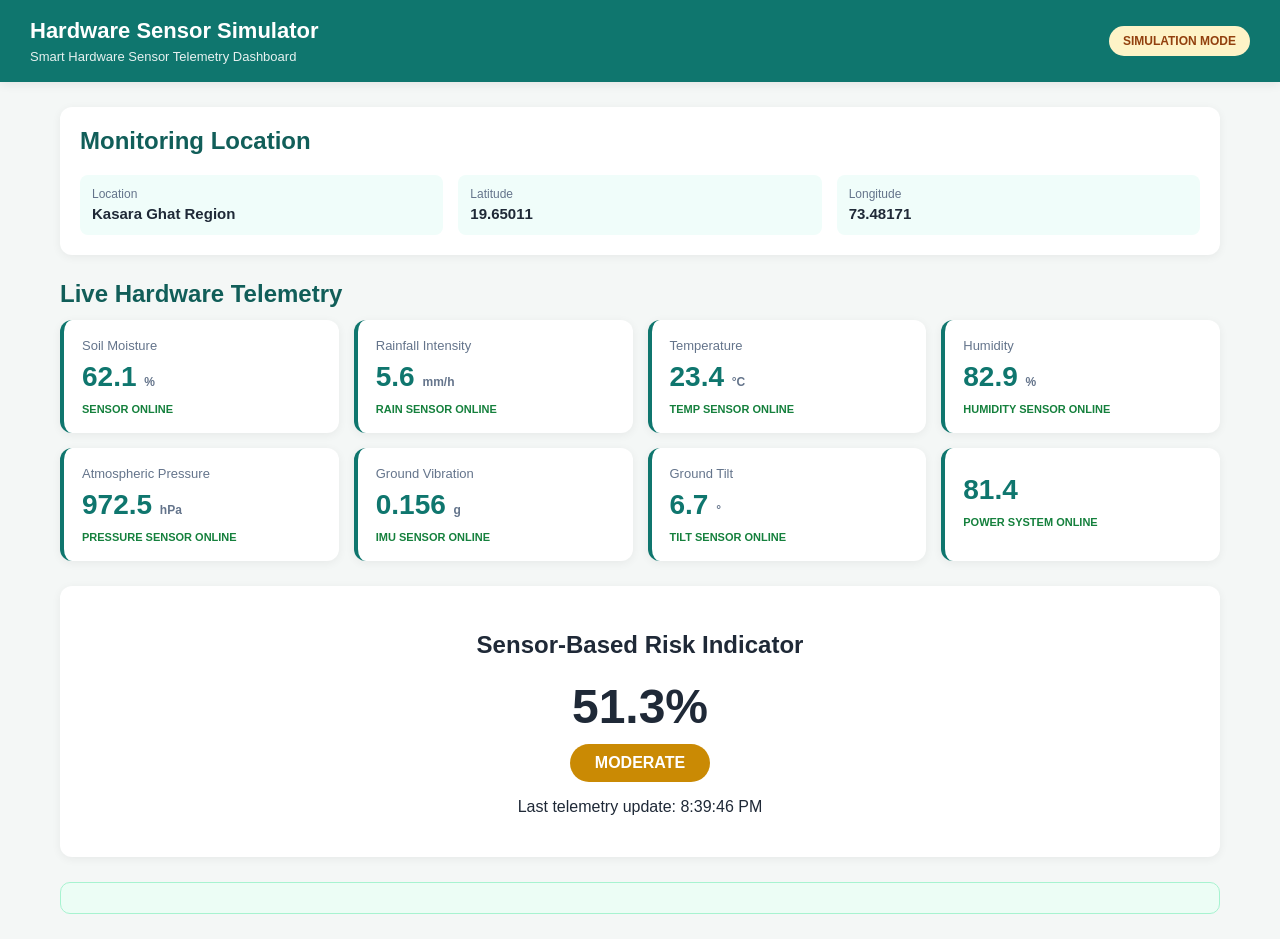
<file: web/sensor_simulator.html>
<!DOCTYPE html>
<html lang="en">

<head>

    <meta charset="UTF-8">

    <meta name="viewport"
          content="width=device-width, initial-scale=1.0">

    <title>
        Hardware Sensor Simulator
    </title>


    <style>

        * {
            box-sizing: border-box;
        }


        body {

            margin: 0;

            font-family:
                Arial,
                Helvetica,
                sans-serif;

            background:
                #f4f7f6;

            color:
                #1f2937;

        }


        /* HEADER */

        .header {

            background:
                #0f766e;

            color:
                white;

            padding:
                18px 30px;

            display:
                flex;

            justify-content:
                space-between;

            align-items:
                center;

            box-shadow:
                0 2px 10px rgba(0,0,0,0.08);

        }


        .header h1 {

            margin:
                0;

            font-size:
                22px;

        }


        .header p {

            margin:
                5px 0 0;

            font-size:
                13px;

            opacity:
                0.9;

        }


        .simulation-badge {

            background:
                #fef3c7;

            color:
                #92400e;

            padding:
                8px 14px;

            border-radius:
                20px;

            font-size:
                12px;

            font-weight:
                bold;

        }


        /* MAIN */

        .container {

            max-width:
                1200px;

            margin:
                25px auto;

            padding:
                0 20px;

        }


        /* LOCATION */

        .location-card {

            background:
                white;

            border-radius:
                12px;

            padding:
                20px;

            margin-bottom:
                20px;

            box-shadow:
                0 2px 10px rgba(0,0,0,0.06);

        }


        .location-card h2 {

            margin-top:
                0;

            color:
                #115e59;

        }


        .location-grid {

            display:
                grid;

            grid-template-columns:
                repeat(3, 1fr);

            gap:
                15px;

        }


        .location-item {

            background:
                #f0fdfa;

            padding:
                12px;

            border-radius:
                8px;

        }


        .location-item span {

            display:
                block;

            font-size:
                12px;

            color:
                #64748b;

            margin-bottom:
                4px;

        }


        .location-item strong {

            font-size:
                15px;

        }


        /* SENSOR GRID */

        .section-title {

            margin:
                25px 0 12px;

            color:
                #115e59;

        }


        .sensor-grid {

            display:
                grid;

            grid-template-columns:
                repeat(4, 1fr);

            gap:
                15px;

        }


        .sensor-card {

            background:
                white;

            border-radius:
                12px;

            padding:
                18px;

            box-shadow:
                0 2px 10px rgba(0,0,0,0.06);

            border-left:
                4px solid #0f766e;

        }


        .sensor-name {

            font-size:
                13px;

            color:
                #64748b;

            margin-bottom:
                8px;

        }


        .sensor-value {

            font-size:
                28px;

            font-weight:
                bold;

            color:
                #0f766e;

        }


        .sensor-unit {

            font-size:
                12px;

            color:
                #64748b;

        }


        .sensor-status {

            margin-top:
                10px;

            font-size:
                11px;

            color:
                #15803d;

            font-weight:
                bold;

        }


        /* RISK */

        .risk-card {

            background:
                white;

            border-radius:
                12px;

            padding:
                25px;

            margin-top:
                25px;

            box-shadow:
                0 2px 10px rgba(0,0,0,0.06);

            text-align:
                center;

        }


        .risk-score {

            font-size:
                48px;

            font-weight:
                bold;

            margin:
                10px 0;

        }


        .risk-level {

            display:
                inline-block;

            padding:
                10px 25px;

            border-radius:
                25px;

            color:
                white;

            font-weight:
                bold;

        }


        /* FOOTER */

        .footer {

            margin-top:
                25px;

            padding:
                15px;

            background:
                #ecfdf5;

            border:
                1px solid #a7f3d0;

            border-radius:
                10px;

            font-size:
                13px;

            color:
                #065f46;

            text-align:
                center;

        }


        @media(max-width:900px) {

            .sensor-grid {

                grid-template-columns:
                    repeat(2, 1fr);

            }

            .location-grid {

                grid-template-columns:
                    1fr;

            }

        }


        @media(max-width:600px) {

            .sensor-grid {

                grid-template-columns:
                    1fr;

            }

            .header {

                flex-direction:
                    column;

                align-items:
                    flex-start;

                gap:
                    10px;

            }

        }

    </style>

</head>


<body>


<!-- ================================================= -->
<!-- HEADER -->
<!-- ================================================= -->

<div class="header">

    <div>

        <h1>
             Hardware Sensor Simulator
        </h1>

        <p>
            Smart Hardware Sensor Telemetry Dashboard
        </p>

    </div>


    <div class="simulation-badge">

        SIMULATION MODE

    </div>

</div>


<div class="container">


    <!-- ================================================= -->
    <!-- LOCATION -->
    <!-- ================================================= -->

    <div class="location-card">

        <h2>
            Monitoring Location
        </h2>


        <div class="location-grid">


            <div class="location-item">

                <span>
                    Location
                </span>

                <strong>
                    Kasara Ghat Region
                </strong>

            </div>


            <div class="location-item">

                <span>
                    Latitude
                </span>

                <strong id="latitude">
                    19.65
                </strong>

            </div>


            <div class="location-item">

                <span>
                    Longitude
                </span>

                <strong id="longitude">
                    73.48
                </strong>

            </div>


        </div>

    </div>


    <!-- ================================================= -->
    <!-- SENSOR DATA -->
    <!-- ================================================= -->

    <h2 class="section-title">

        Live Hardware Telemetry

    </h2>


    <div class="sensor-grid">


        <!-- SOIL MOISTURE -->

        <div class="sensor-card">

            <div class="sensor-name">
                Soil Moisture
            </div>

            <div class="sensor-value">

                <span id="soilMoisture">
                    --
                </span>

                <span class="sensor-unit">
                    %
                </span>

            </div>

            <div class="sensor-status">
                SENSOR ONLINE
            </div>

        </div>


        <!-- RAIN -->

        <div class="sensor-card">

            <div class="sensor-name">
                Rainfall Intensity
            </div>

            <div class="sensor-value">

                <span id="rainfall">
                    --
                </span>

                <span class="sensor-unit">
                    mm/h
                </span>

            </div>

            <div class="sensor-status">
                RAIN SENSOR ONLINE
            </div>

        </div>


        <!-- TEMPERATURE -->

        <div class="sensor-card">

            <div class="sensor-name">
                Temperature
            </div>

            <div class="sensor-value">

                <span id="temperature">
                    --
                </span>

                <span class="sensor-unit">
                    °C
                </span>

            </div>

            <div class="sensor-status">
                TEMP SENSOR ONLINE
            </div>

        </div>


        <!-- HUMIDITY -->

        <div class="sensor-card">

            <div class="sensor-name">
                Humidity
            </div>

            <div class="sensor-value">

                <span id="humidity">
                    --
                </span>

                <span class="sensor-unit">
                    %
                </span>

            </div>

            <div class="sensor-status">
                HUMIDITY SENSOR ONLINE
            </div>

        </div>


        <!-- PRESSURE -->

        <div class="sensor-card">

            <div class="sensor-name">
                Atmospheric Pressure
            </div>

            <div class="sensor-value">

                <span id="pressure">
                    --
                </span>

                <span class="sensor-unit">
                    hPa
                </span>

            </div>

            <div class="sensor-status">
                PRESSURE SENSOR ONLINE
            </div>

        </div>


        <!-- VIBRATION -->

        <div class="sensor-card">

            <div class="sensor-name">
                Ground Vibration
            </div>

            <div class="sensor-value">

                <span id="vibration">
                    --
                </span>

                <span class="sensor-unit">
                    g
                </span>

            </div>

            <div class="sensor-status">
                IMU SENSOR ONLINE
            </div>

        </div>


        <!-- TILT -->

        <div class="sensor-card">

            <div class="sensor-name">
                Ground Tilt
            </div>

            <div class="sensor-value">

                <span id="tilt">
                    --
                </span>

                <span class="sensor-unit">
                    °
                </span>

            </div>

            <div class="sensor-status">
                TILT SENSOR ONLINE
            </div>

        </div>


        <!-- BATTERY -->

        <div class="sensor-card">

            <div class="sensor-name">
                
            </div>

            <div class="sensor-value">

                <span id="battery">
                    --
                </span>

                <span class="sensor-unit">
                    
                </span>

            </div>

            <div class="sensor-status">
                POWER SYSTEM ONLINE
            </div>

        </div>

    </div>


    <!-- ================================================= -->
    <!-- RISK -->
    <!-- ================================================= -->

    <div class="risk-card">

        <h2>
            Sensor-Based Risk Indicator
        </h2>


        <div
            id="riskScore"
            class="risk-score"
        >
            --
        </div>


        <div
            id="riskLevel"
            class="risk-level"
            style="background:#64748b"
        >
            CALCULATING
        </div>


        <p id="lastUpdate">

            Waiting for sensor telemetry...

        </p>

    </div>


    <!-- ================================================= -->
    <!-- FOOTER -->
    <!-- ================================================= -->

    <div class="footer">

        
       


</div>


<script>


// =====================================================
// KASARA GHAT APPROXIMATE DEMO LOCATION
// =====================================================

const baseLatitude = 19.65;

const baseLongitude = 73.48;


// =====================================================
// RANDOM HELPER
// =====================================================

function randomBetween(min, max) {

    return (
        Math.random() *
        (max - min)
    ) + min;

}


// =====================================================
// UPDATE SENSOR DATA
// =====================================================

function updateSensors() {


    // -------------------------------------------------
    // SOIL MOISTURE
    // -------------------------------------------------

    const soilMoisture =
        randomBetween(
            62,
            88
        );


    // -------------------------------------------------
    // RAINFALL
    // -------------------------------------------------

    const rainfall =
        randomBetween(
            2,
            14
        );


    // -------------------------------------------------
    // TEMPERATURE
    // -------------------------------------------------

    const temperature =
        randomBetween(
            22,
            27
        );


    // -------------------------------------------------
    // HUMIDITY
    // -------------------------------------------------

    const humidity =
        randomBetween(
            78,
            96
        );


    // -------------------------------------------------
    // PRESSURE
    // -------------------------------------------------

    const pressure =
        randomBetween(
            970,
            990
        );


    // -------------------------------------------------
    // VIBRATION
    // -------------------------------------------------

    const vibration =
        randomBetween(
            0.02,
            0.16
        );


    // -------------------------------------------------
    // TILT
    // -------------------------------------------------

    const tilt =
        randomBetween(
            3,
            12
        );


    // -------------------------------------------------
    // BATTERY
    // -------------------------------------------------

    const battery =
        randomBetween(
            78,
            96
        );


    // -------------------------------------------------
    // UPDATE HTML
    // -------------------------------------------------

    document.getElementById(
        "soilMoisture"
    ).textContent =
        soilMoisture.toFixed(1);


    document.getElementById(
        "rainfall"
    ).textContent =
        rainfall.toFixed(1);


    document.getElementById(
        "temperature"
    ).textContent =
        temperature.toFixed(1);


    document.getElementById(
        "humidity"
    ).textContent =
        humidity.toFixed(1);


    document.getElementById(
        "pressure"
    ).textContent =
        pressure.toFixed(1);


    document.getElementById(
        "vibration"
    ).textContent =
        vibration.toFixed(3);


    document.getElementById(
        "tilt"
    ).textContent =
        tilt.toFixed(1);


    document.getElementById(
        "battery"
    ).textContent =
        battery.toFixed(1);


    // =================================================
    // DEMO RISK CALCULATION
    // =================================================

    /*
        IMPORTANT:

        This is NOT the XGBoost model.

        It is only a visual sensor-risk indicator
        for the hardware prototype.

        Later this will be replaced by actual
        ESP32 sensor data + backend processing.
    */


    let risk = 0;


    // Soil moisture contribution

    risk +=
        soilMoisture * 0.30;


    // Rain contribution

    risk +=
        rainfall * 2.0;


    // Humidity contribution

    risk +=
        humidity * 0.10;


    // Tilt contribution

    risk +=
        tilt * 1.5;


    // Vibration contribution

    risk +=
        vibration * 20;


    // Limit score

    risk =
        Math.min(
            100,
            Math.max(
                0,
                risk
            )
        );


    let level;

    let color;


    if (risk < 35) {

        level = "LOW";

        color = "#15803d";

    }

    else if (risk < 55) {

        level = "MODERATE";

        color = "#ca8a04";

    }

    else if (risk < 75) {

        level = "HIGH";

        color = "#ea580c";

    }

    else {

        level = "VERY HIGH";

        color = "#b91c1c";

    }


    // Update risk

    document.getElementById(
        "riskScore"
    ).textContent =
        risk.toFixed(1) + "%";


    const riskLevel =
        document.getElementById(
            "riskLevel"
        );


    riskLevel.textContent =
        level;


    riskLevel.style.background =
        color;


    // =================================================
    // LOCATION JITTER
    // =================================================

    const latitude =
        baseLatitude +
        randomBetween(
            -0.003,
            0.003
        );


    const longitude =
        baseLongitude +
        randomBetween(
            -0.003,
            0.003
        );


    document.getElementById(
        "latitude"
    ).textContent =
        latitude.toFixed(5);


    document.getElementById(
        "longitude"
    ).textContent =
        longitude.toFixed(5);


    // =================================================
    // TIME
    // =================================================

    const now =
        new Date();


    document.getElementById(
        "lastUpdate"
    ).textContent =
        "Last telemetry update: " +
        now.toLocaleTimeString();

}


// =====================================================
// START SIMULATION
// =====================================================

updateSensors();


// Update every 2 seconds

setInterval(
    updateSensors,
    2000
);


</script>


</body>

</html>
</file>
